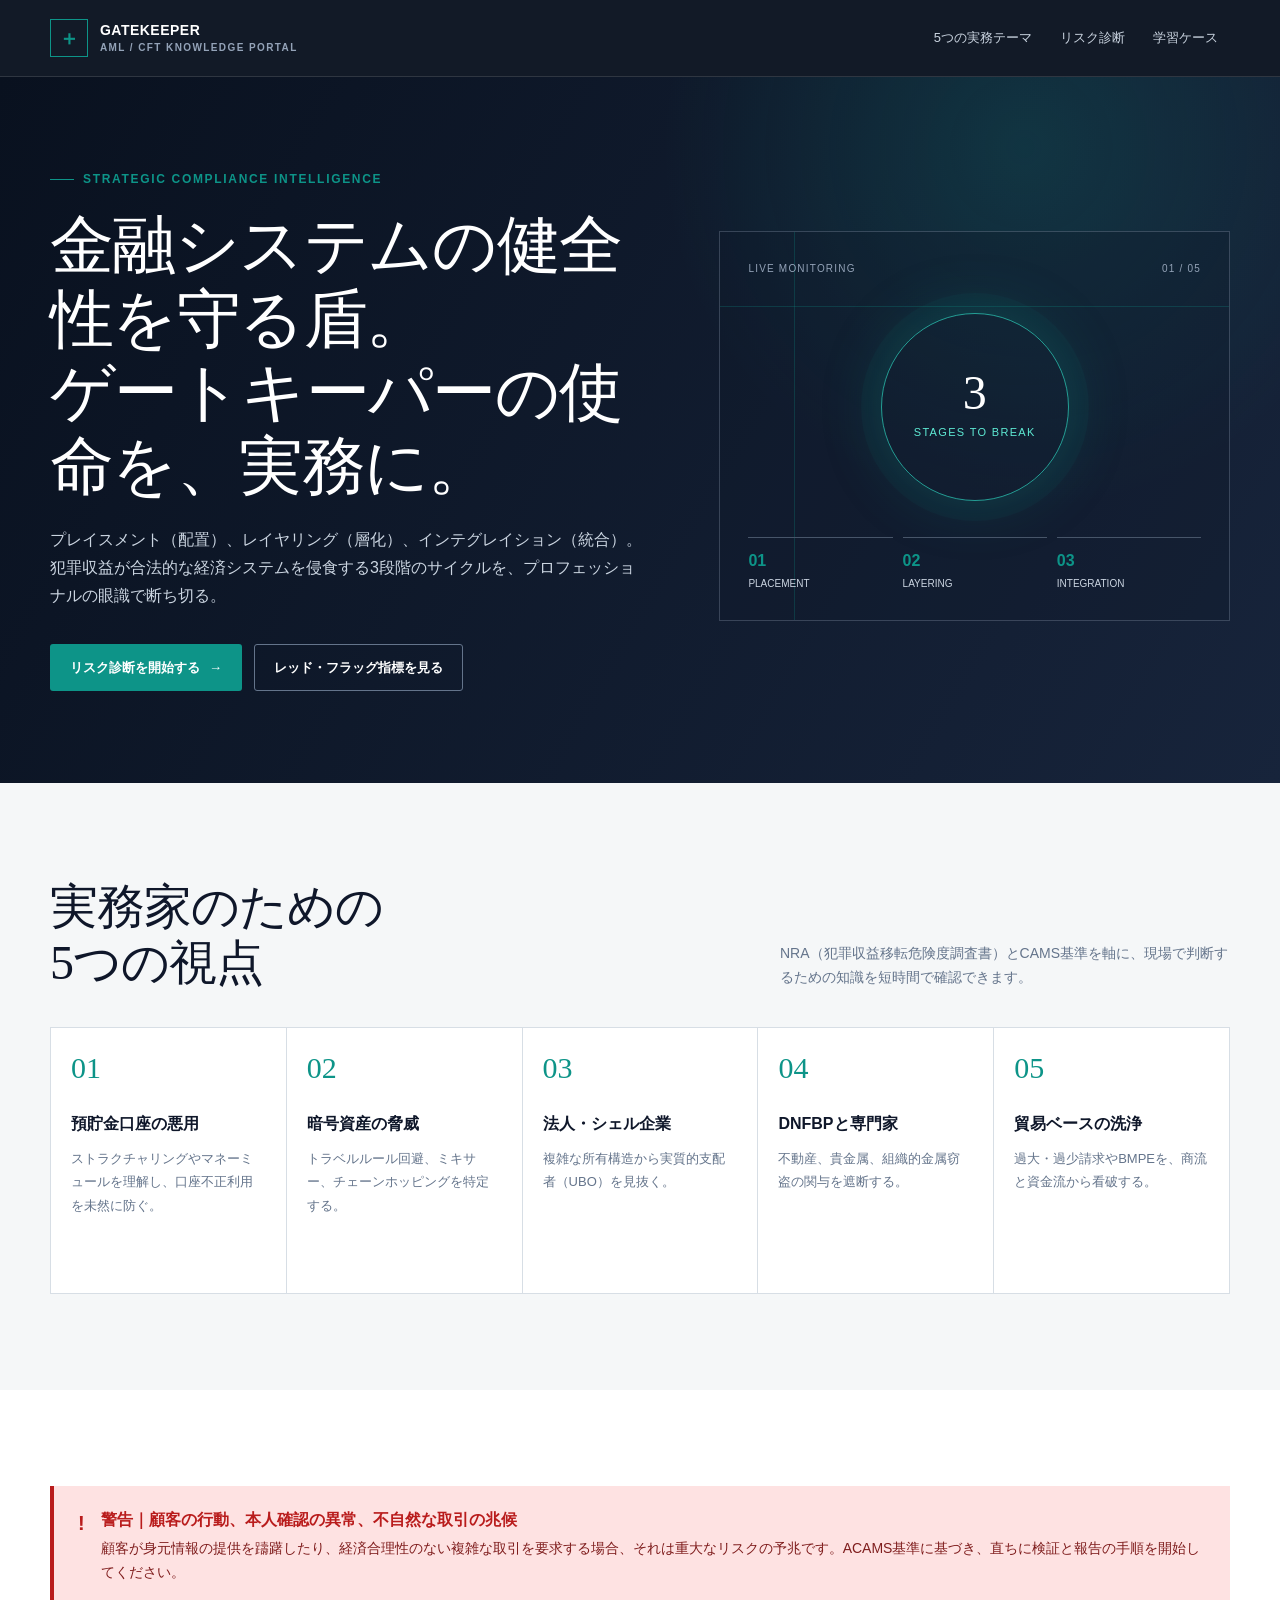
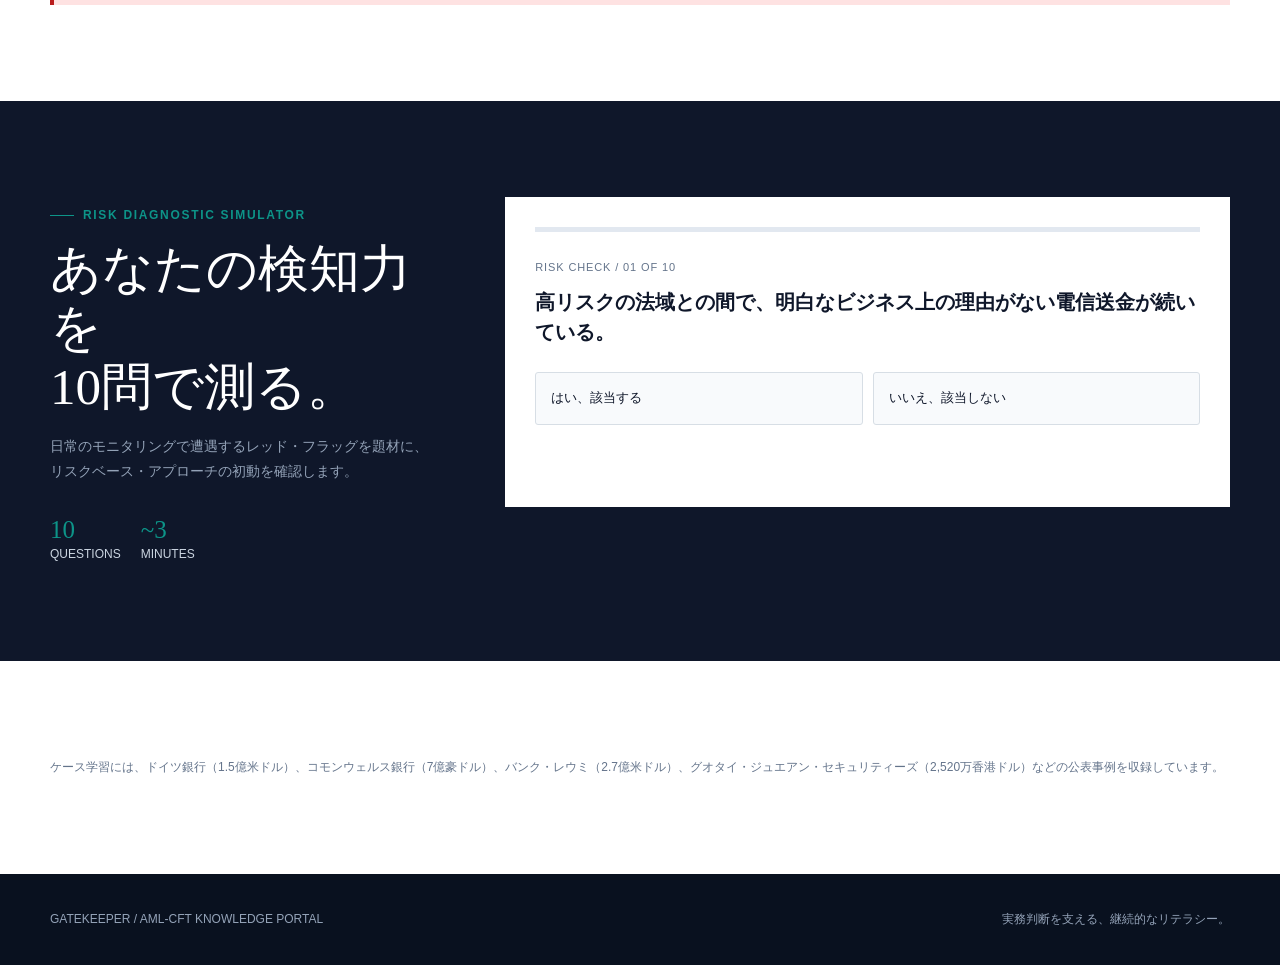
<file: index.html>
<!doctype html>
<html lang="ja">
<head>
  <meta charset="utf-8">
  <meta name="viewport" content="width=device-width, initial-scale=1">
  <meta name="description" content="AML/CFT実務家のためのリスクベース・アプローチ学習ポータル">
  <meta name="accessibility" content="WCAG 2.1 AA、背景色に対する最小コントラスト比4.5:1">
  <title>GATEKEEPER | AML/CFT ナレッジポータル</title>
  <link rel="stylesheet" href="style.css">
</head>
<body>
<header class="site-header"><div class="container site-header__inner"><a class="brand" href="index.html" aria-label="GATEKEEPERトップページへ"><span class="brand__mark">＋</span><span class="brand__title">GATEKEEPER<span>AML / CFT KNOWLEDGE PORTAL</span></span></a><button class="site-header__toggle" type="button" data-nav-toggle aria-label="ナビゲーションメニューを開く" aria-expanded="false">MENU</button><nav class="site-nav" data-nav aria-label="メインナビゲーション"><a href="#themes">5つの実務テーマ</a><a href="#simulator">リスク診断</a><a href="case-01.html">学習ケース</a></nav></div></header>
<main>
<section class="hero"><div class="container hero__inner"><div><span class="eyebrow">Strategic Compliance Intelligence</span><h1>金融システムの健全性を守る盾。<br>ゲートキーパーの使命を、実務に。</h1><p class="hero__lead">プレイスメント（配置）、レイヤリング（層化）、インテグレイション（統合）。犯罪収益が合法的な経済システムを侵食する3段階のサイクルを、プロフェッショナルの眼識で断ち切る。</p><div class="hero__actions"><a class="button button--primary" href="#simulator">リスク診断を開始する <span aria-hidden="true">→</span></a><a class="button button--outline" href="#alert">レッド・フラッグ指標を見る</a></div></div><div class="hero__visual" aria-label="AMLリスクモニタリングの概念図"><div class="signal-panel"><div class="signal-panel__top"><span>LIVE MONITORING</span><span>01 / 05</span></div><div class="signal-panel__core"><div><strong>3</strong><span>STAGES TO BREAK</span></div></div><div class="signal-panel__steps"><div class="signal-panel__step"><b>01</b>PLACEMENT</div><div class="signal-panel__step"><b>02</b>LAYERING</div><div class="signal-panel__step"><b>03</b>INTEGRATION</div></div></div></div></div></section>
<section class="section" id="themes"><div class="container"><div class="section__heading"><h2>実務家のための<br>5つの視点</h2><p>NRA（犯罪収益移転危険度調査書）とCAMS基準を軸に、現場で判断するための知識を短時間で確認できます。</p></div><div class="topic-grid"><a class="topic-card" href="case-01.html"><span class="topic-card__number">01</span><h3>預貯金口座の悪用</h3><p>ストラクチャリングやマネーミュールを理解し、口座不正利用を未然に防ぐ。</p></a><a class="topic-card" href="case-02.html"><span class="topic-card__number">02</span><h3>暗号資産の脅威</h3><p>トラベルルール回避、ミキサー、チェーンホッピングを特定する。</p></a><a class="topic-card" href="case-03.html"><span class="topic-card__number">03</span><h3>法人・シェル企業</h3><p>複雑な所有構造から実質的支配者（UBO）を見抜く。</p></a><a class="topic-card" href="case-04.html"><span class="topic-card__number">04</span><h3>DNFBPと専門家</h3><p>不動産、貴金属、組織的金属窃盗の関与を遮断する。</p></a><a class="topic-card" href="case-05.html"><span class="topic-card__number">05</span><h3>貿易ベースの洗浄</h3><p>過大・過少請求やBMPEを、商流と資金流から看破する。</p></a></div></div></section>
<section class="section section--white" id="alert"><div class="container"><div class="alert"><div class="alert__icon" aria-hidden="true">!</div><div><strong>警告｜顧客の行動、本人確認の異常、不自然な取引の兆候</strong><p>顧客が身元情報の提供を躊躇したり、経済合理性のない複雑な取引を要求する場合、それは重大なリスクの予兆です。ACAMS基準に基づき、直ちに検証と報告の手順を開始してください。</p></div></div></div></section>
<section class="section quiz" id="simulator"><div class="container quiz__layout"><div class="quiz__intro"><span class="eyebrow">Risk Diagnostic Simulator</span><h2>あなたの検知力を<br>10問で測る。</h2><p>日常のモニタリングで遭遇するレッド・フラッグを題材に、リスクベース・アプローチの初動を確認します。</p><div class="quiz__meta"><div><strong>10</strong> QUESTIONS</div><div><strong>~3</strong> MINUTES</div></div></div><div class="quiz__panel" data-quiz><div class="quiz__progress" aria-label="診断の進捗"><div class="quiz__progress-bar" data-quiz-progress></div></div><div class="quiz__count" data-quiz-count></div><h3 class="quiz__question" data-quiz-question></h3><div class="quiz__answers" data-quiz-answers></div><div class="quiz__feedback" data-quiz-feedback hidden></div><div class="quiz__result" data-quiz-result hidden></div></div></div></section>
<section class="section section--white"><div class="container"><p style="margin:0;color:#64748B;font-size:12px;">ケース学習には、ドイツ銀行（1.5億米ドル）、コモンウェルス銀行（7億豪ドル）、バンク・レウミ（2.7億米ドル）、グオタイ・ジュエアン・セキュリティーズ（2,520万香港ドル）などの公表事例を収録しています。</p></div></section>
</main>
<footer class="footer"><div class="container footer__inner"><span>GATEKEEPER / AML-CFT KNOWLEDGE PORTAL</span><span>実務判断を支える、継続的なリテラシー。</span></div></footer>
<script src="app.js"></script>
</body>
</html>
</file>
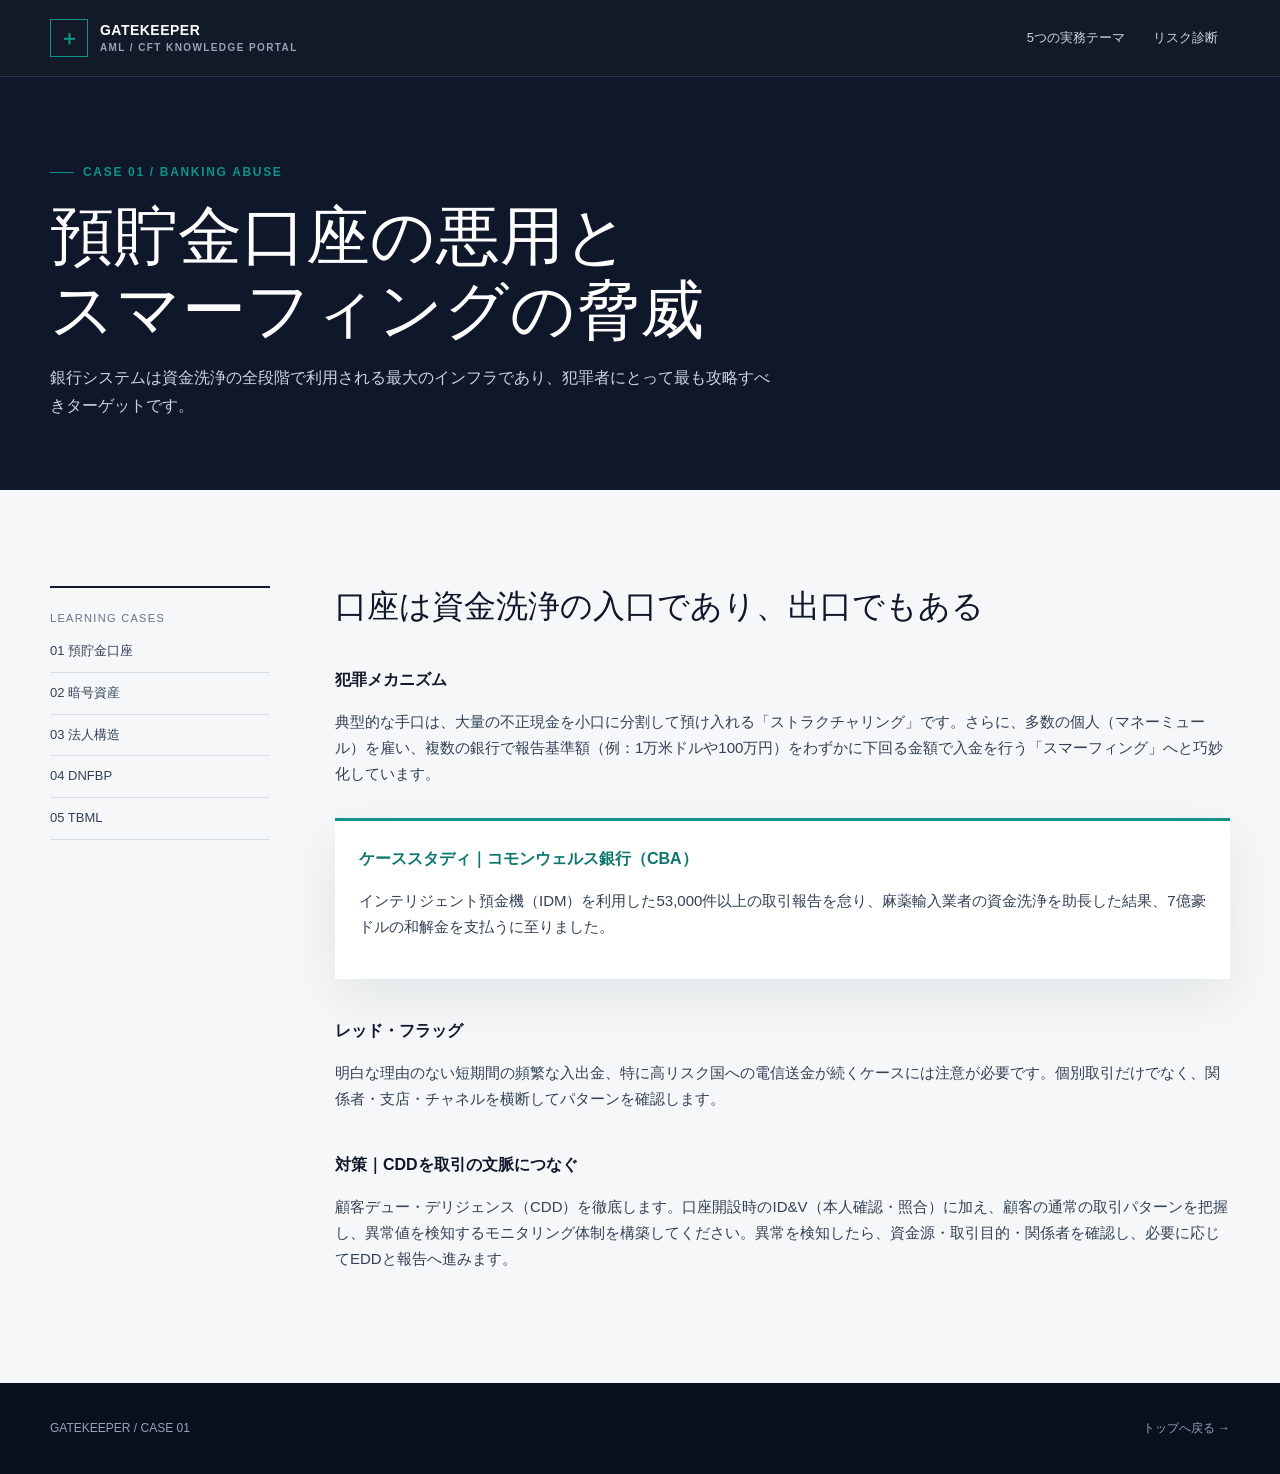
<file: case-01.html>
<!doctype html><html lang="ja"><head><meta charset="utf-8"><meta name="viewport" content="width=device-width, initial-scale=1"><meta name="description" content="預貯金口座の悪用とスマーフィングの脅威"><title>01 預貯金口座の悪用 | GATEKEEPER</title><link rel="stylesheet" href="style.css"></head><body><header class="site-header"><div class="container site-header__inner"><a class="brand" href="index.html" aria-label="GATEKEEPERトップページへ"><span class="brand__mark">＋</span><span class="brand__title">GATEKEEPER<span>AML / CFT KNOWLEDGE PORTAL</span></span></a><button class="site-header__toggle" type="button" data-nav-toggle aria-label="ナビゲーションメニューを開く" aria-expanded="false">MENU</button><nav class="site-nav" data-nav aria-label="メインナビゲーション"><a href="index.html#themes">5つの実務テーマ</a><a href="index.html#simulator">リスク診断</a></nav></div></header><main><section class="page-hero"><div class="container"><span class="eyebrow">CASE 01 / BANKING ABUSE</span><h1>預貯金口座の悪用と<br>スマーフィングの脅威</h1><p>銀行システムは資金洗浄の全段階で利用される最大のインフラであり、犯罪者にとって最も攻略すべきターゲットです。</p></div></section><section class="section"><div class="container article-layout"><aside class="article-nav"><span class="article-nav__label">LEARNING CASES</span><a href="case-01.html">01 預貯金口座</a><a href="case-02.html">02 暗号資産</a><a href="case-03.html">03 法人構造</a><a href="case-04.html">04 DNFBP</a><a href="case-05.html">05 TBML</a></aside><article class="article"><h2>口座は資金洗浄の入口であり、出口でもある</h2><h3>犯罪メカニズム</h3><p>典型的な手口は、大量の不正現金を小口に分割して預け入れる「ストラクチャリング」です。さらに、多数の個人（マネーミュール）を雇い、複数の銀行で報告基準額（例：1万米ドルや100万円）をわずかに下回る金額で入金を行う「スマーフィング」へと巧妙化しています。</p><div class="article__callout"><strong>ケーススタディ｜コモンウェルス銀行（CBA）</strong><p>インテリジェント預金機（IDM）を利用した53,000件以上の取引報告を怠り、麻薬輸入業者の資金洗浄を助長した結果、7億豪ドルの和解金を支払うに至りました。</p></div><h3>レッド・フラッグ</h3><p>明白な理由のない短期間の頻繁な入出金、特に高リスク国への電信送金が続くケースには注意が必要です。個別取引だけでなく、関係者・支店・チャネルを横断してパターンを確認します。</p><h3>対策｜CDDを取引の文脈につなぐ</h3><p>顧客デュー・デリジェンス（CDD）を徹底します。口座開設時のID&amp;V（本人確認・照合）に加え、顧客の通常の取引パターンを把握し、異常値を検知するモニタリング体制を構築してください。異常を検知したら、資金源・取引目的・関係者を確認し、必要に応じてEDDと報告へ進みます。</p></article></div></section></main><footer class="footer"><div class="container footer__inner"><span>GATEKEEPER / CASE 01</span><a href="index.html">トップへ戻る →</a></div></footer><script src="app.js"></script></body></html>
</file>
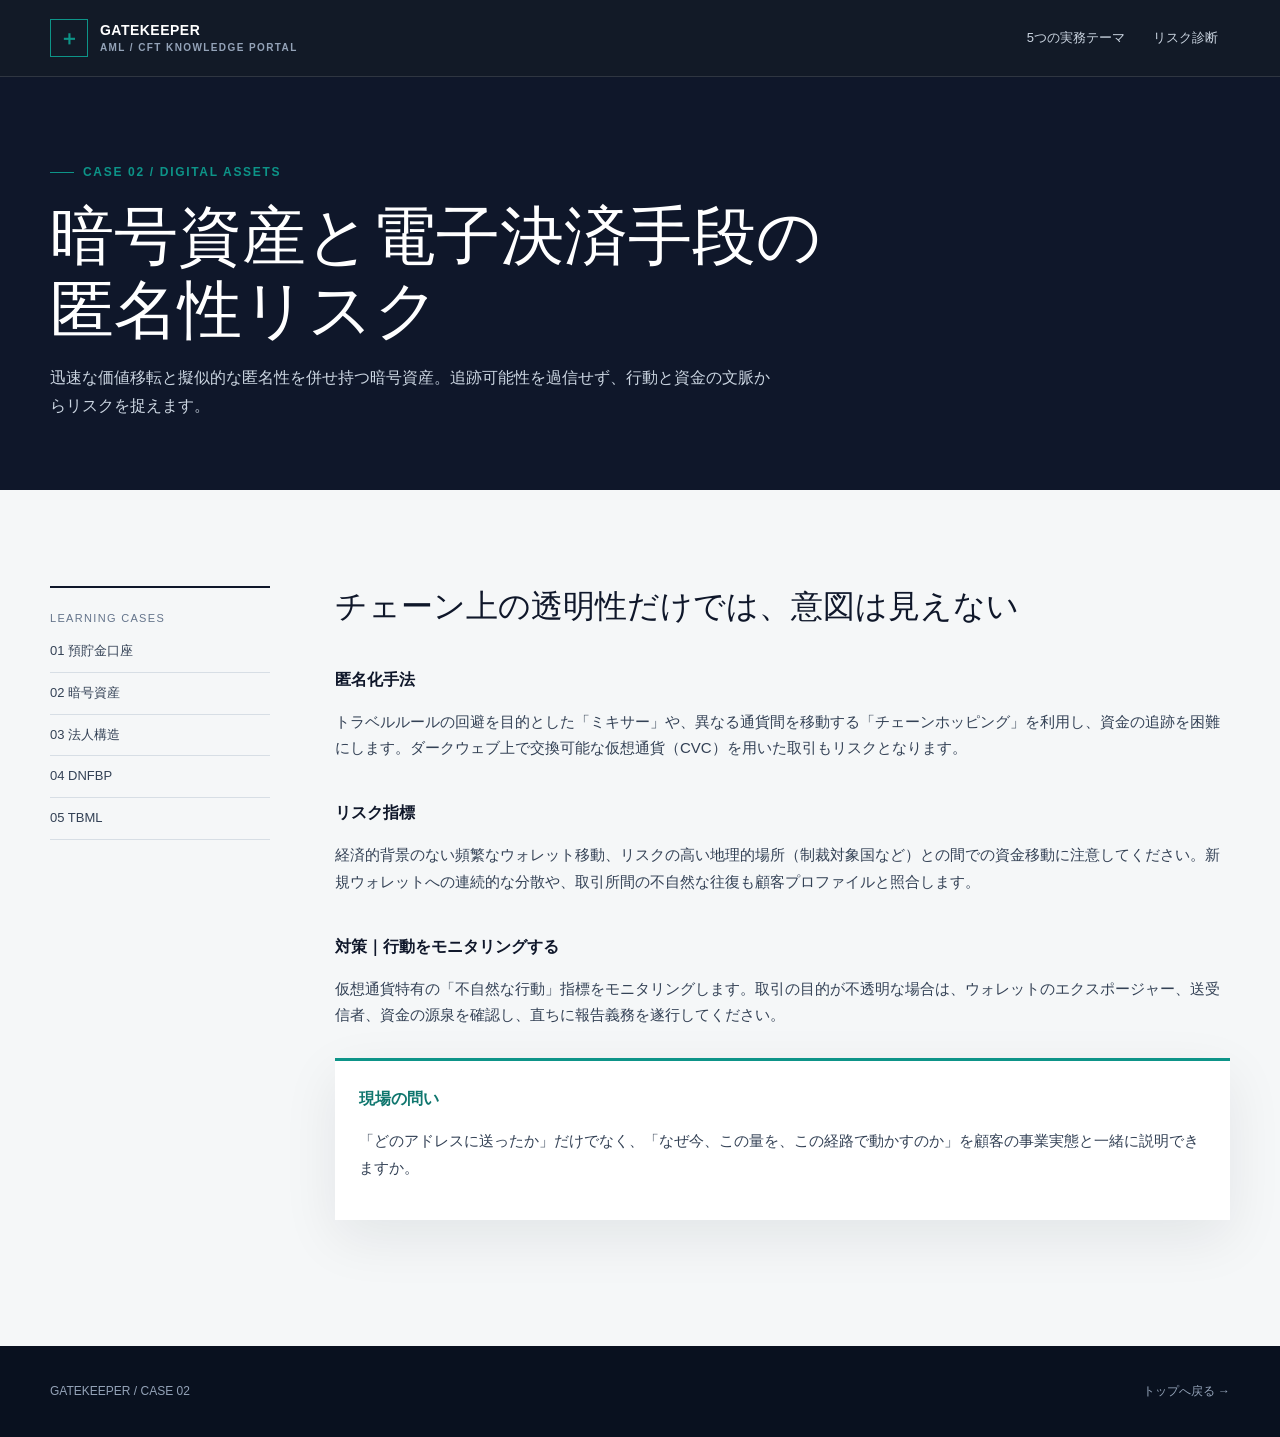
<file: case-02.html>
<!doctype html><html lang="ja"><head><meta charset="utf-8"><meta name="viewport" content="width=device-width, initial-scale=1"><meta name="description" content="暗号資産と電子決済手段の匿名性リスク"><title>02 暗号資産の脅威 | GATEKEEPER</title><link rel="stylesheet" href="style.css"></head><body><header class="site-header"><div class="container site-header__inner"><a class="brand" href="index.html" aria-label="GATEKEEPERトップページへ"><span class="brand__mark">＋</span><span class="brand__title">GATEKEEPER<span>AML / CFT KNOWLEDGE PORTAL</span></span></a><button class="site-header__toggle" type="button" data-nav-toggle aria-label="ナビゲーションメニューを開く" aria-expanded="false">MENU</button><nav class="site-nav" data-nav aria-label="メインナビゲーション"><a href="index.html#themes">5つの実務テーマ</a><a href="index.html#simulator">リスク診断</a></nav></div></header><main><section class="page-hero"><div class="container"><span class="eyebrow">CASE 02 / DIGITAL ASSETS</span><h1>暗号資産と電子決済手段の<br>匿名性リスク</h1><p>迅速な価値移転と擬似的な匿名性を併せ持つ暗号資産。追跡可能性を過信せず、行動と資金の文脈からリスクを捉えます。</p></div></section><section class="section"><div class="container article-layout"><aside class="article-nav"><span class="article-nav__label">LEARNING CASES</span><a href="case-01.html">01 預貯金口座</a><a href="case-02.html">02 暗号資産</a><a href="case-03.html">03 法人構造</a><a href="case-04.html">04 DNFBP</a><a href="case-05.html">05 TBML</a></aside><article class="article"><h2>チェーン上の透明性だけでは、意図は見えない</h2><h3>匿名化手法</h3><p>トラベルルールの回避を目的とした「ミキサー」や、異なる通貨間を移動する「チェーンホッピング」を利用し、資金の追跡を困難にします。ダークウェブ上で交換可能な仮想通貨（CVC）を用いた取引もリスクとなります。</p><h3>リスク指標</h3><p>経済的背景のない頻繁なウォレット移動、リスクの高い地理的場所（制裁対象国など）との間での資金移動に注意してください。新規ウォレットへの連続的な分散や、取引所間の不自然な往復も顧客プロファイルと照合します。</p><h3>対策｜行動をモニタリングする</h3><p>仮想通貨特有の「不自然な行動」指標をモニタリングします。取引の目的が不透明な場合は、ウォレットのエクスポージャー、送受信者、資金の源泉を確認し、直ちに報告義務を遂行してください。</p><div class="article__callout"><strong>現場の問い</strong><p>「どのアドレスに送ったか」だけでなく、「なぜ今、この量を、この経路で動かすのか」を顧客の事業実態と一緒に説明できますか。</p></div></article></div></section></main><footer class="footer"><div class="container footer__inner"><span>GATEKEEPER / CASE 02</span><a href="index.html">トップへ戻る →</a></div></footer><script src="app.js"></script></body></html>
</file>
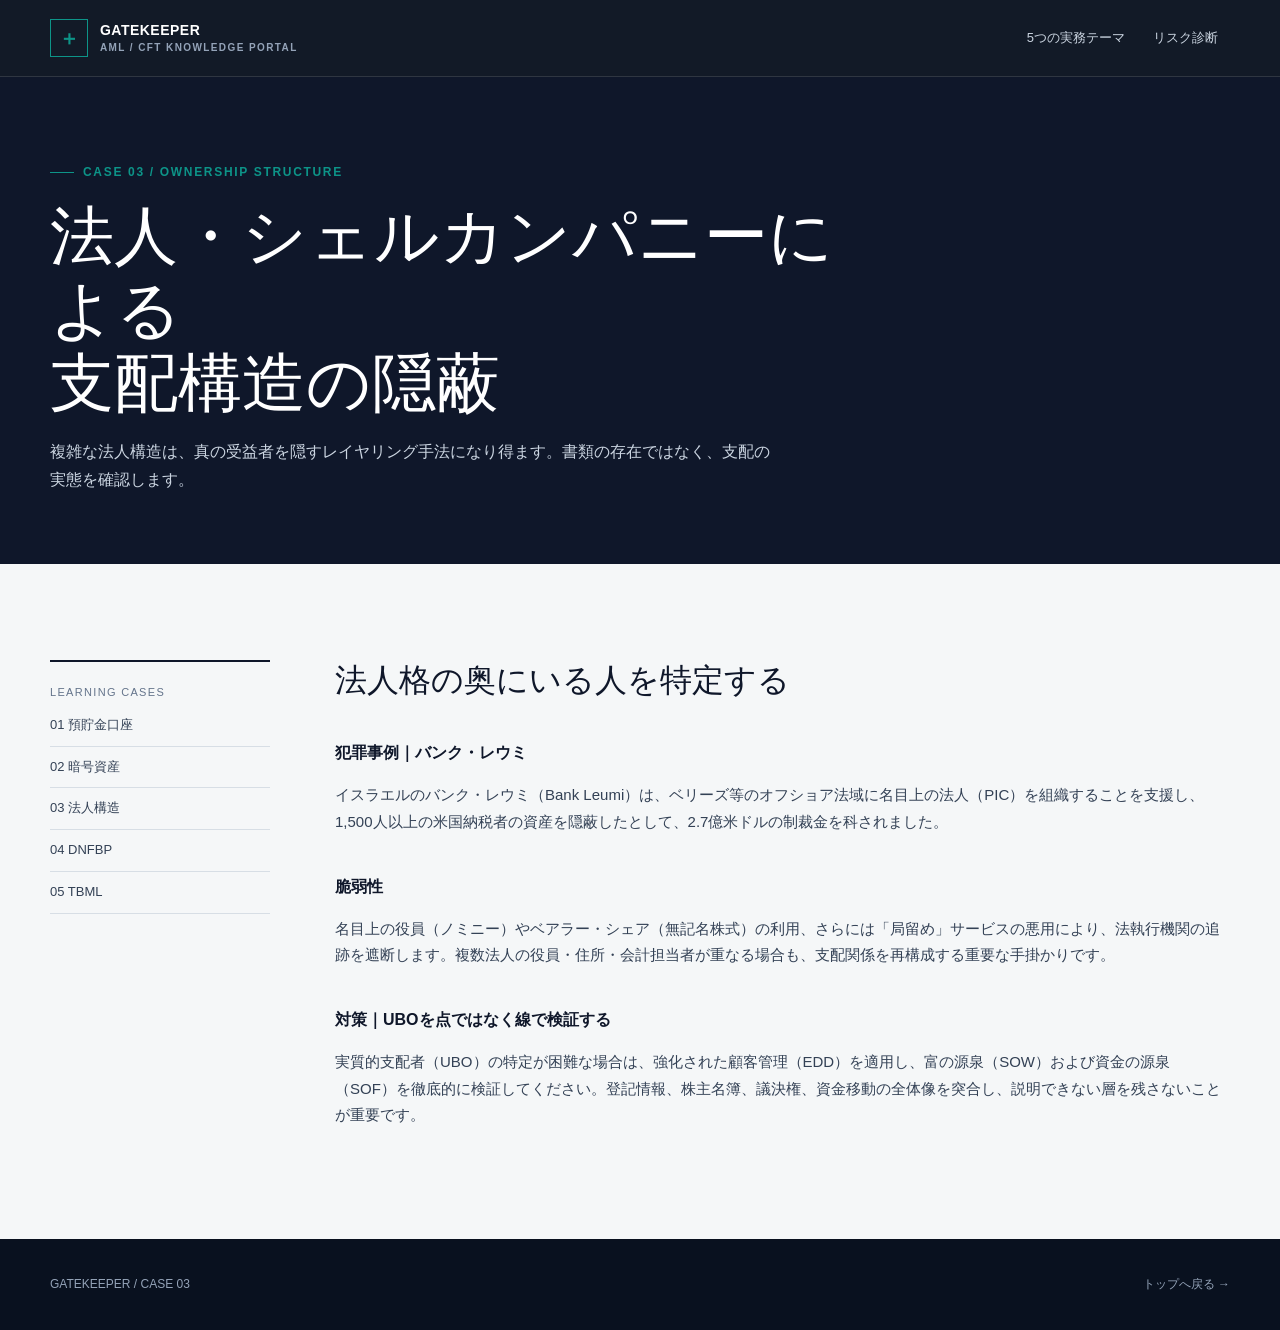
<file: case-03.html>
<!doctype html><html lang="ja"><head><meta charset="utf-8"><meta name="viewport" content="width=device-width, initial-scale=1"><meta name="description" content="法人・シェルカンパニーによる支配構造の隠蔽"><title>03 法人・シェル企業 | GATEKEEPER</title><link rel="stylesheet" href="style.css"></head><body><header class="site-header"><div class="container site-header__inner"><a class="brand" href="index.html" aria-label="GATEKEEPERトップページへ"><span class="brand__mark">＋</span><span class="brand__title">GATEKEEPER<span>AML / CFT KNOWLEDGE PORTAL</span></span></a><button class="site-header__toggle" type="button" data-nav-toggle aria-label="ナビゲーションメニューを開く" aria-expanded="false">MENU</button><nav class="site-nav" data-nav aria-label="メインナビゲーション"><a href="index.html#themes">5つの実務テーマ</a><a href="index.html#simulator">リスク診断</a></nav></div></header><main><section class="page-hero"><div class="container"><span class="eyebrow">CASE 03 / OWNERSHIP STRUCTURE</span><h1>法人・シェルカンパニーによる<br>支配構造の隠蔽</h1><p>複雑な法人構造は、真の受益者を隠すレイヤリング手法になり得ます。書類の存在ではなく、支配の実態を確認します。</p></div></section><section class="section"><div class="container article-layout"><aside class="article-nav"><span class="article-nav__label">LEARNING CASES</span><a href="case-01.html">01 預貯金口座</a><a href="case-02.html">02 暗号資産</a><a href="case-03.html">03 法人構造</a><a href="case-04.html">04 DNFBP</a><a href="case-05.html">05 TBML</a></aside><article class="article"><h2>法人格の奥にいる人を特定する</h2><h3>犯罪事例｜バンク・レウミ</h3><p>イスラエルのバンク・レウミ（Bank Leumi）は、ベリーズ等のオフショア法域に名目上の法人（PIC）を組織することを支援し、1,500人以上の米国納税者の資産を隠蔽したとして、2.7億米ドルの制裁金を科されました。</p><h3>脆弱性</h3><p>名目上の役員（ノミニー）やベアラー・シェア（無記名株式）の利用、さらには「局留め」サービスの悪用により、法執行機関の追跡を遮断します。複数法人の役員・住所・会計担当者が重なる場合も、支配関係を再構成する重要な手掛かりです。</p><h3>対策｜UBOを点ではなく線で検証する</h3><p>実質的支配者（UBO）の特定が困難な場合は、強化された顧客管理（EDD）を適用し、富の源泉（SOW）および資金の源泉（SOF）を徹底的に検証してください。登記情報、株主名簿、議決権、資金移動の全体像を突合し、説明できない層を残さないことが重要です。</p></article></div></section></main><footer class="footer"><div class="container footer__inner"><span>GATEKEEPER / CASE 03</span><a href="index.html">トップへ戻る →</a></div></footer><script src="app.js"></script></body></html>
</file>
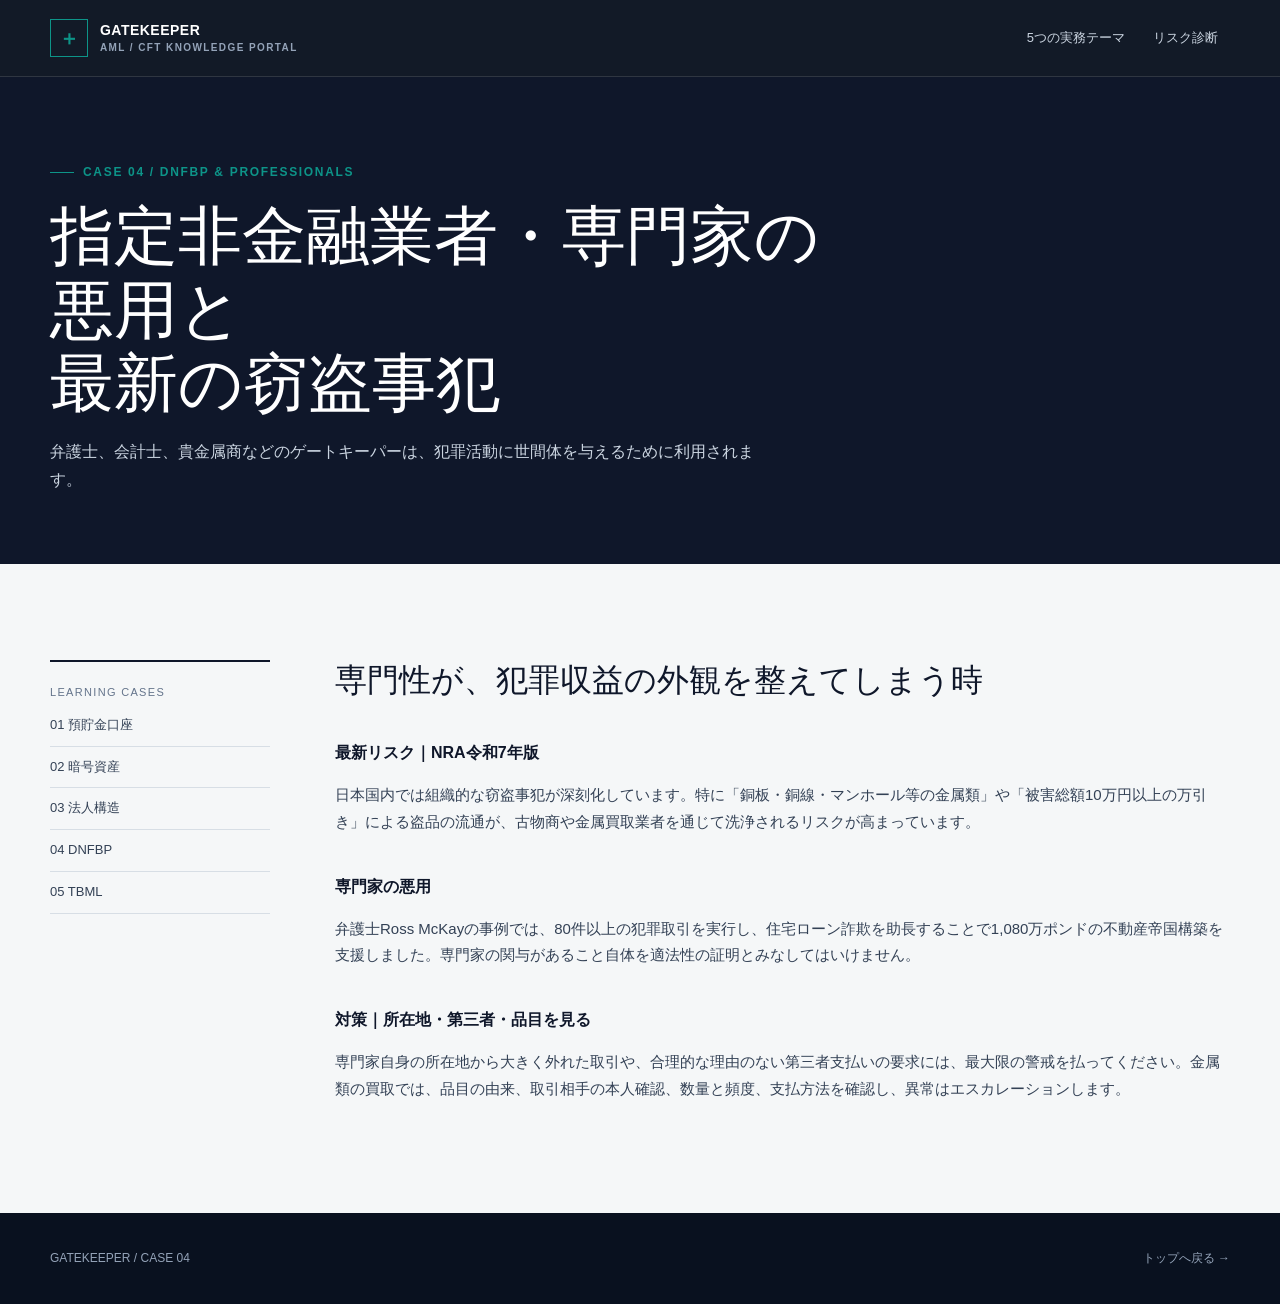
<file: case-04.html>
<!doctype html><html lang="ja"><head><meta charset="utf-8"><meta name="viewport" content="width=device-width, initial-scale=1"><meta name="description" content="指定非金融業者・専門家の悪用と最新の窃盗事犯"><title>04 DNFBPと専門家 | GATEKEEPER</title><link rel="stylesheet" href="style.css"></head><body><header class="site-header"><div class="container site-header__inner"><a class="brand" href="index.html" aria-label="GATEKEEPERトップページへ"><span class="brand__mark">＋</span><span class="brand__title">GATEKEEPER<span>AML / CFT KNOWLEDGE PORTAL</span></span></a><button class="site-header__toggle" type="button" data-nav-toggle aria-label="ナビゲーションメニューを開く" aria-expanded="false">MENU</button><nav class="site-nav" data-nav aria-label="メインナビゲーション"><a href="index.html#themes">5つの実務テーマ</a><a href="index.html#simulator">リスク診断</a></nav></div></header><main><section class="page-hero"><div class="container"><span class="eyebrow">CASE 04 / DNFBP &amp; PROFESSIONALS</span><h1>指定非金融業者・専門家の悪用と<br>最新の窃盗事犯</h1><p>弁護士、会計士、貴金属商などのゲートキーパーは、犯罪活動に世間体を与えるために利用されます。</p></div></section><section class="section"><div class="container article-layout"><aside class="article-nav"><span class="article-nav__label">LEARNING CASES</span><a href="case-01.html">01 預貯金口座</a><a href="case-02.html">02 暗号資産</a><a href="case-03.html">03 法人構造</a><a href="case-04.html">04 DNFBP</a><a href="case-05.html">05 TBML</a></aside><article class="article"><h2>専門性が、犯罪収益の外観を整えてしまう時</h2><h3>最新リスク｜NRA令和7年版</h3><p>日本国内では組織的な窃盗事犯が深刻化しています。特に「銅板・銅線・マンホール等の金属類」や「被害総額10万円以上の万引き」による盗品の流通が、古物商や金属買取業者を通じて洗浄されるリスクが高まっています。</p><h3>専門家の悪用</h3><p>弁護士Ross McKayの事例では、80件以上の犯罪取引を実行し、住宅ローン詐欺を助長することで1,080万ポンドの不動産帝国構築を支援しました。専門家の関与があること自体を適法性の証明とみなしてはいけません。</p><h3>対策｜所在地・第三者・品目を見る</h3><p>専門家自身の所在地から大きく外れた取引や、合理的な理由のない第三者支払いの要求には、最大限の警戒を払ってください。金属類の買取では、品目の由来、取引相手の本人確認、数量と頻度、支払方法を確認し、異常はエスカレーションします。</p></article></div></section></main><footer class="footer"><div class="container footer__inner"><span>GATEKEEPER / CASE 04</span><a href="index.html">トップへ戻る →</a></div></footer><script src="app.js"></script></body></html>
</file>
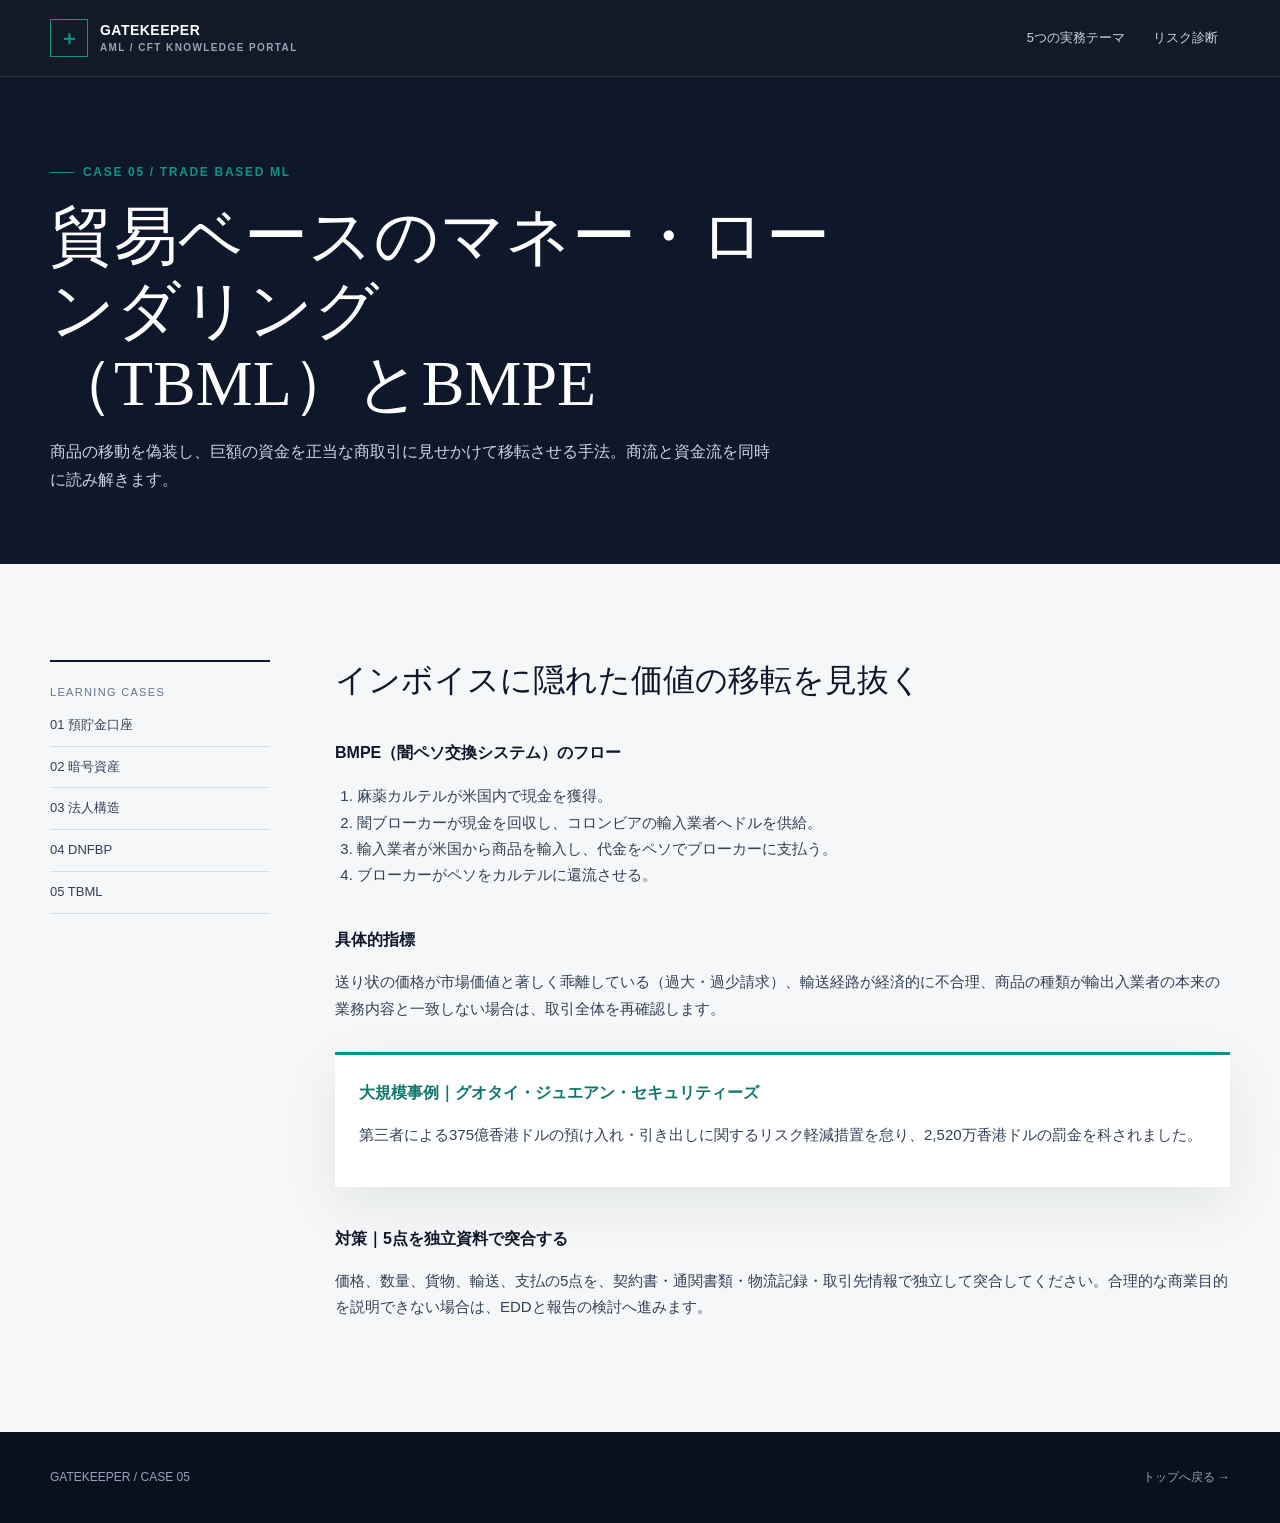
<file: case-05.html>
<!doctype html><html lang="ja"><head><meta charset="utf-8"><meta name="viewport" content="width=device-width, initial-scale=1"><meta name="description" content="貿易ベースのマネー・ローンダリングとBMPE"><title>05 貿易ベースの洗浄 | GATEKEEPER</title><link rel="stylesheet" href="style.css"></head><body><header class="site-header"><div class="container site-header__inner"><a class="brand" href="index.html" aria-label="GATEKEEPERトップページへ"><span class="brand__mark">＋</span><span class="brand__title">GATEKEEPER<span>AML / CFT KNOWLEDGE PORTAL</span></span></a><button class="site-header__toggle" type="button" data-nav-toggle aria-label="ナビゲーションメニューを開く" aria-expanded="false">MENU</button><nav class="site-nav" data-nav aria-label="メインナビゲーション"><a href="index.html#themes">5つの実務テーマ</a><a href="index.html#simulator">リスク診断</a></nav></div></header><main><section class="page-hero"><div class="container"><span class="eyebrow">CASE 05 / TRADE BASED ML</span><h1>貿易ベースのマネー・ローンダリング<br>（TBML）とBMPE</h1><p>商品の移動を偽装し、巨額の資金を正当な商取引に見せかけて移転させる手法。商流と資金流を同時に読み解きます。</p></div></section><section class="section"><div class="container article-layout"><aside class="article-nav"><span class="article-nav__label">LEARNING CASES</span><a href="case-01.html">01 預貯金口座</a><a href="case-02.html">02 暗号資産</a><a href="case-03.html">03 法人構造</a><a href="case-04.html">04 DNFBP</a><a href="case-05.html">05 TBML</a></aside><article class="article"><h2>インボイスに隠れた価値の移転を見抜く</h2><h3>BMPE（闇ペソ交換システム）のフロー</h3><ol><li>麻薬カルテルが米国内で現金を獲得。</li><li>闇ブローカーが現金を回収し、コロンビアの輸入業者へドルを供給。</li><li>輸入業者が米国から商品を輸入し、代金をペソでブローカーに支払う。</li><li>ブローカーがペソをカルテルに還流させる。</li></ol><h3>具体的指標</h3><p>送り状の価格が市場価値と著しく乖離している（過大・過少請求）、輸送経路が経済的に不合理、商品の種類が輸出入業者の本来の業務内容と一致しない場合は、取引全体を再確認します。</p><div class="article__callout"><strong>大規模事例｜グオタイ・ジュエアン・セキュリティーズ</strong><p>第三者による375億香港ドルの預け入れ・引き出しに関するリスク軽減措置を怠り、2,520万香港ドルの罰金を科されました。</p></div><h3>対策｜5点を独立資料で突合する</h3><p>価格、数量、貨物、輸送、支払の5点を、契約書・通関書類・物流記録・取引先情報で独立して突合してください。合理的な商業目的を説明できない場合は、EDDと報告の検討へ進みます。</p></article></div></section></main><footer class="footer"><div class="container footer__inner"><span>GATEKEEPER / CASE 05</span><a href="index.html">トップへ戻る →</a></div></footer><script src="app.js"></script></body></html>
</file>
<file: style.css>
:root {
  --color-navy: #0F172A;
  --color-navy-deep: #09111f;
  --color-slate: #334155;
  --color-muted: #64748B;
  --color-paper: #F5F7F8;
  --color-white: #FFFFFF;
  --color-teal: #0D9488;
  --color-teal-dark: #0F766E;
  --color-teal-soft: #CCFBF1;
  --color-red: #B91C1C;
  --color-red-soft: #FEE2E2;
  --color-line: #D7DEE5;
  --shadow-soft: 0 18px 55px rgba(15,23,42,.08);
  --font-display: Georgia, 'Times New Roman', serif;
  --font-body: 'Yu Gothic', 'Hiragino Kaku Gothic ProN', Meiryo, sans-serif;
  color: var(--color-navy);
  font-family: var(--font-body);
  line-height: 1.75;
  background: var(--color-paper);
}
* { box-sizing: border-box; }
html { scroll-behavior: smooth; }
body { margin: 0; background: var(--color-paper); }
a { color: inherit; text-decoration: none; }
button, input { font: inherit; }
button { cursor: pointer; }
.container { width: min(1180px, calc(100% - 40px)); margin: 0 auto; }
.site-header { position: sticky; top: 0; z-index: 10; background: rgba(9,17,31,.96); color: var(--color-white); border-bottom: 1px solid rgba(255,255,255,.12); }
.site-header__inner { min-height: 76px; display: flex; align-items: center; justify-content: space-between; gap: 24px; }
.brand { display: flex; align-items: center; gap: 12px; font-weight: 800; letter-spacing: .03em; }
.brand__mark { display: grid; place-items: center; width: 38px; height: 38px; color: var(--color-teal); border: 1px solid var(--color-teal); font-size: 20px; }
.brand__title { font-size: 14px; line-height: 1.2; }
.brand__title span { display: block; color: #94A3B8; font-size: 10px; letter-spacing: .14em; margin-top: 3px; }
.site-nav { display: flex; gap: 4px; align-items: center; }
.site-nav a { color: #CBD5E1; font-size: 13px; padding: 9px 12px; border-radius: 3px; }
.site-nav a:hover, .site-nav a:focus-visible { color: var(--color-white); background: rgba(255,255,255,.1); }
.site-header__toggle { display: none; background: none; border: 1px solid #475569; color: white; padding: 8px 10px; }
.hero { color: var(--color-white); background: radial-gradient(circle at 80% 10%, rgba(13,148,136,.2), transparent 30%), linear-gradient(120deg, var(--color-navy-deep), #17243b); overflow: hidden; }
.hero__inner { min-height: 630px; display: grid; grid-template-columns: 1.08fr .92fr; align-items: center; gap: 70px; padding: 84px 0 92px; }
.eyebrow { display: inline-flex; align-items: center; gap: 9px; color: var(--color-teal); font-size: 12px; font-weight: 800; letter-spacing: .14em; text-transform: uppercase; }
.eyebrow::before { content: ''; width: 24px; height: 1px; background: currentColor; }
.hero h1 { margin: 19px 0 23px; max-width: 700px; font: 500 clamp(2.35rem, 5vw, 4.7rem)/1.15 var(--font-display); letter-spacing: -.025em; }
.hero__lead { max-width: 620px; margin: 0; color: #CBD5E1; font-size: 16px; }
.hero__actions { display: flex; flex-wrap: wrap; gap: 12px; margin-top: 34px; }
.button { display: inline-flex; align-items: center; justify-content: center; gap: 9px; min-height: 47px; padding: 0 19px; border: 1px solid transparent; border-radius: 3px; font-size: 13px; font-weight: 800; transition: transform .2s ease, background .2s ease; }
.button:hover { transform: translateY(-2px); }
.button--primary { background: var(--color-teal); color: white; }
.button--primary:hover { background: #14B8A6; }
.button--outline { color: white; border-color: #64748B; }
.button--outline:hover { border-color: white; background: rgba(255,255,255,.08); }
.hero__visual { position: relative; min-height: 390px; border: 1px solid rgba(148,163,184,.3); background: rgba(15,23,42,.3); padding: 26px; }
.hero__visual::before, .hero__visual::after { content: ''; position: absolute; background: var(--color-teal); }
.hero__visual::before { width: 1px; height: 100%; left: 74px; top: 0; opacity: .25; }
.hero__visual::after { width: 100%; height: 1px; top: 74px; left: 0; opacity: .25; }
.signal-panel { position: absolute; inset: 28px; display: flex; flex-direction: column; justify-content: space-between; }
.signal-panel__top { display: flex; justify-content: space-between; color: #94A3B8; font-size: 10px; letter-spacing: .12em; }
.signal-panel__core { display: grid; place-items: center; width: 188px; height: 188px; margin: 0 auto; border: 1px solid rgba(45,212,191,.7); border-radius: 50%; box-shadow: 0 0 0 20px rgba(13,148,136,.05), 0 0 60px rgba(13,148,136,.25); text-align: center; }
.signal-panel__core strong { display: block; color: white; font: 500 48px/1 var(--font-display); }
.signal-panel__core span { color: #5EEAD4; font-size: 11px; letter-spacing: .12em; }
.signal-panel__steps { display: grid; grid-template-columns: repeat(3,1fr); gap: 10px; }
.signal-panel__step { border-top: 1px solid #475569; padding-top: 9px; color: #CBD5E1; font-size: 10px; }
.signal-panel__step b { display: block; color: var(--color-teal); font-size: 16px; }
.section { padding: 96px 0; }
.section--white { background: white; }
.section__heading { display: flex; align-items: end; justify-content: space-between; gap: 30px; margin-bottom: 37px; }
.section__heading h2 { margin: 0; font: 500 clamp(2rem,4vw,3rem)/1.15 var(--font-display); letter-spacing: -.02em; }
.section__heading p { max-width: 450px; margin: 0; color: var(--color-muted); font-size: 14px; }
.topic-grid { display: grid; grid-template-columns: repeat(5,1fr); gap: 1px; background: var(--color-line); border: 1px solid var(--color-line); }
.topic-card { min-height: 265px; padding: 25px 20px; background: white; transition: background .2s ease, transform .2s ease; }
.topic-card:hover { background: #F0FDFA; transform: translateY(-5px); }
.topic-card__number { color: var(--color-teal); font: 500 30px/1 var(--font-display); }
.topic-card h3 { margin: 25px 0 12px; font-size: 16px; line-height: 1.45; }
.topic-card p { margin: 0; color: var(--color-muted); font-size: 13px; line-height: 1.8; }
.alert { border-left: 4px solid var(--color-red); background: var(--color-red-soft); padding: 20px 24px; display: flex; gap: 16px; align-items: start; }
.alert__icon { color: var(--color-red); font-weight: 900; font-size: 20px; }
.alert strong { color: var(--color-red); display: block; margin-bottom: 2px; }
.alert p { margin: 0; color: #7F1D1D; font-size: 14px; }
.quiz { background: var(--color-navy); color: white; }
.quiz__layout { display: grid; grid-template-columns: .7fr 1.3fr; gap: 65px; align-items: start; }
.quiz h2 { margin: 14px 0 18px; font: 500 clamp(2rem,4vw,3.3rem)/1.15 var(--font-display); }
.quiz__intro p { color: #94A3B8; font-size: 14px; }
.quiz__meta { display: flex; gap: 20px; margin-top: 33px; color: #CBD5E1; font-size: 12px; }
.quiz__meta strong { display: block; color: var(--color-teal); font: 500 25px var(--font-display); }
.quiz__panel { background: white; color: var(--color-navy); padding: 30px; min-height: 310px; }
.quiz__progress { height: 5px; background: #E2E8F0; margin-bottom: 26px; }
.quiz__progress-bar { width: 10%; height: 100%; background: var(--color-teal); transition: width .3s ease; }
.quiz__count { color: var(--color-muted); font-size: 11px; letter-spacing: .08em; }
.quiz__question { margin: 10px 0 25px; font-size: 20px; line-height: 1.5; }
.quiz__answers { display: grid; grid-template-columns: 1fr 1fr; gap: 10px; }
.quiz__answer { text-align: left; padding: 14px 15px; background: #F8FAFC; color: var(--color-navy); border: 1px solid var(--color-line); border-radius: 3px; font-size: 13px; }
.quiz__answer:hover, .quiz__answer:focus-visible { border-color: var(--color-teal); background: var(--color-teal-soft); }
.quiz__feedback { border-left: 3px solid var(--color-teal); background: #F0FDFA; padding: 15px; margin-top: 18px; font-size: 13px; }
.quiz__feedback strong { display: block; color: var(--color-teal-dark); margin-bottom: 5px; }
.quiz__result { text-align: center; padding: 26px 0 6px; }
.quiz__result-score { color: var(--color-teal-dark); font: 500 62px/1 var(--font-display); }
.page-hero { color: white; background: var(--color-navy); padding: 77px 0 70px; }
.page-hero h1 { max-width: 800px; margin: 17px 0; font: 500 clamp(2.2rem,5vw,4rem)/1.15 var(--font-display); }
.page-hero p { max-width: 720px; color: #CBD5E1; margin: 0; }
.article-layout { display: grid; grid-template-columns: 220px 1fr; gap: 65px; align-items: start; }
.article-nav { position: sticky; top: 105px; border-top: 2px solid var(--color-navy); padding-top: 15px; }
.article-nav__label { color: var(--color-muted); font-size: 11px; letter-spacing: .12em; }
.article-nav a { display: block; padding: 9px 0; color: var(--color-slate); font-size: 13px; border-bottom: 1px solid var(--color-line); }
.article-nav a:hover { color: var(--color-teal-dark); }
.article h2 { margin: 0 0 18px; font: 500 2rem/1.3 var(--font-display); }
.article h3 { margin: 38px 0 8px; font-size: 16px; }
.article p, .article li { color: var(--color-slate); font-size: 15px; }
.article ul, .article ol { padding-left: 22px; }
.article__callout { margin: 30px 0; padding: 24px; background: white; border-top: 3px solid var(--color-teal); box-shadow: var(--shadow-soft); }
.article__callout strong { color: var(--color-teal-dark); }
.footer { background: var(--color-navy-deep); color: #94A3B8; padding: 35px 0; font-size: 12px; }
.footer__inner { display: flex; justify-content: space-between; gap: 20px; }
@media (max-width: 1023px) { .hero__inner { grid-template-columns: 1fr .8fr; gap: 30px; } .topic-grid { grid-template-columns: repeat(3,1fr); } .quiz__layout { gap: 35px; } }
@media (max-width: 767px) { .container { width: min(100% - 28px, 620px); } .site-header__inner { min-height: 66px; } .site-header__toggle { display: block; } .site-nav { display: none; position: absolute; top: 66px; left: 0; right: 0; padding: 12px 14px; background: var(--color-navy); flex-direction: column; align-items: stretch; } .site-nav--open { display: flex; } .site-nav a { padding: 12px; } .hero__inner { grid-template-columns: 1fr; min-height: auto; padding: 66px 0 72px; } .hero h1 { font-size: 2.6rem; } .hero__visual { min-height: 305px; } .section { padding: 67px 0; } .section__heading { display: block; } .section__heading p { margin-top: 15px; } .topic-grid { grid-template-columns: 1fr 1fr; } .topic-card { min-height: 230px; padding: 20px 15px; } .quiz__layout { grid-template-columns: 1fr; gap: 28px; } .quiz__panel { padding: 22px; } .quiz__answers { grid-template-columns: 1fr; } .article-layout { grid-template-columns: 1fr; gap: 33px; } .article-nav { position: static; display: grid; grid-template-columns: 1fr 1fr; gap: 0 14px; } .article-nav__label { grid-column: 1/-1; } .page-hero { padding: 58px 0; } .footer__inner { display: block; } }
@media (max-width: 380px) { .topic-grid { grid-template-columns: 1fr; } .hero h1 { font-size: 2.25rem; } }
</file>
